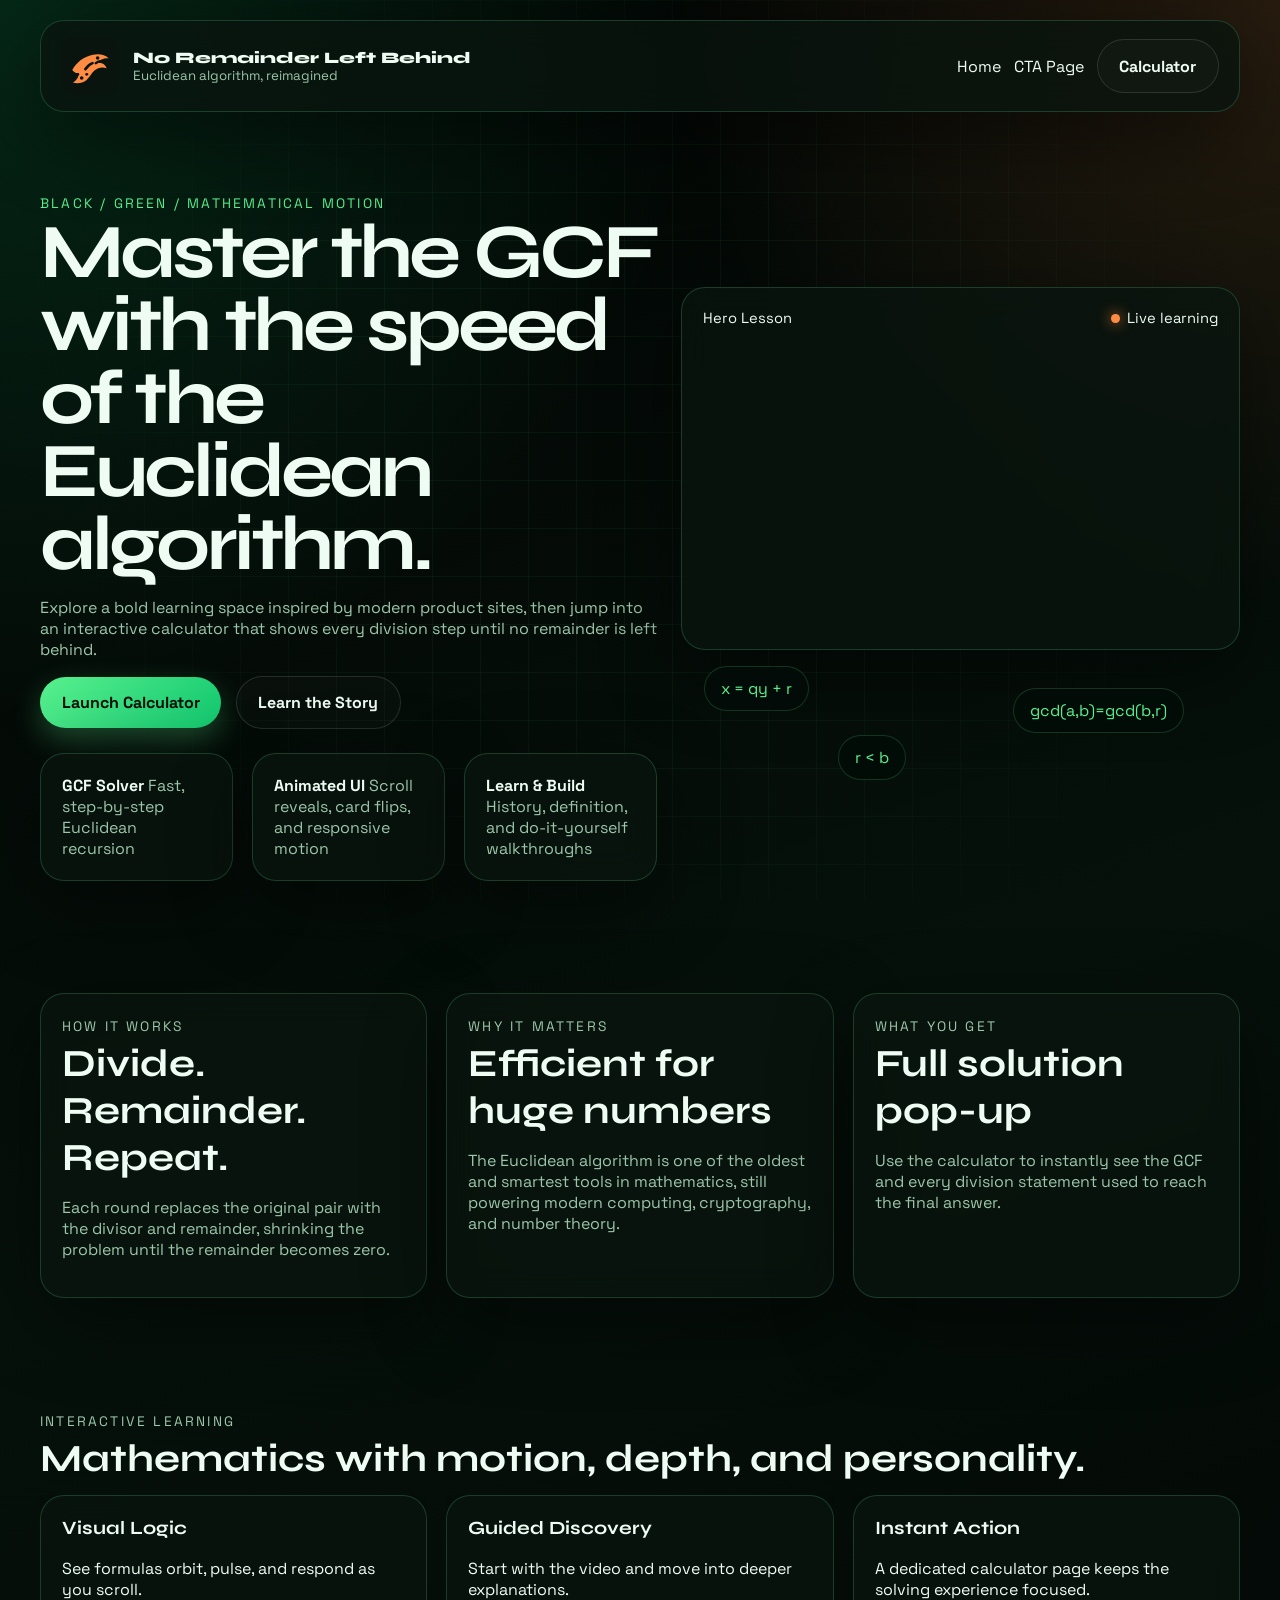
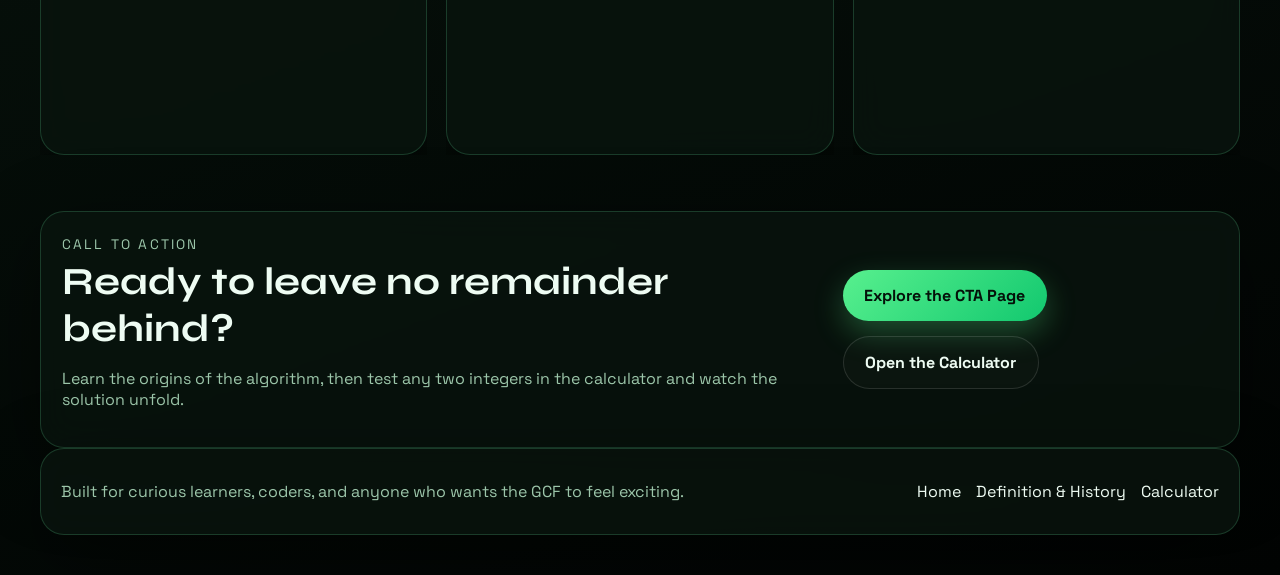
<file: index.html>
<!DOCTYPE html>
<html lang="en">
<head>
  <meta charset="UTF-8">
  <meta name="viewport" content="width=device-width, initial-scale=1.0">
  <title>No Remainder Left Behind</title>
  <meta name="description" content="An interactive Euclidean algorithm experience for learning and calculating the greatest common factor.">
  <link rel="preconnect" href="https://fonts.googleapis.com">
  <link rel="preconnect" href="https://fonts.gstatic.com" crossorigin>
  <link href="https://fonts.googleapis.com/css2?family=Space+Grotesk:wght@400;500;700&family=Syne:wght@500;700;800&display=swap" rel="stylesheet">
  <link rel="stylesheet" href="assets/css/styles.css">
</head>
<body data-page="home">
  <div class="page-shell">
    <header class="site-header glass-panel">
      <a class="brand interactive" href="index.html" aria-label="No Remainder Left Behind home">
        <img src="assets/images/cheetah-logo.svg" alt="Orange cheetah logo">
        <div>
          <span>No Remainder Left Behind</span>
          <small>Euclidean algorithm, reimagined</small>
        </div>
      </a>
      <nav class="site-nav" aria-label="Primary navigation">
        <a class="interactive" href="index.html">Home</a>
        <a class="interactive" href="pages/about.html">CTA Page</a>
        <a class="button button-ghost interactive" href="pages/calculator.html">Calculator</a>
      </nav>
    </header>

    <main>
      <section class="hero section">
        <div class="hero-copy reveal">
          <p class="eyebrow">Black / green / mathematical motion</p>
          <h1>Master the GCF with the speed of the Euclidean algorithm.</h1>
          <p class="hero-text">Explore a bold learning space inspired by modern product sites, then jump into an interactive calculator that shows every division step until no remainder is left behind.</p>
          <div class="hero-actions">
            <a class="button interactive" href="pages/calculator.html">Launch Calculator</a>
            <a class="button button-ghost interactive" href="pages/about.html">Learn the Story</a>
          </div>
          <div class="stats-grid">
            <article class="glass-panel stat-card interactive">
              <strong>GCF Solver</strong>
              <span>Fast, step-by-step Euclidean recursion</span>
            </article>
            <article class="glass-panel stat-card interactive">
              <strong>Animated UI</strong>
              <span>Scroll reveals, card flips, and responsive motion</span>
            </article>
            <article class="glass-panel stat-card interactive">
              <strong>Learn &amp; Build</strong>
              <span>History, definition, and do-it-yourself walkthroughs</span>
            </article>
          </div>
        </div>

        <div class="hero-media reveal">
          <div class="video-card glass-panel interactive">
            <div class="video-card-header">
              <span>Hero Lesson</span>
              <span class="status-dot">Live learning</span>
            </div>
            <div class="video-wrapper">
              <iframe
                src="https://www.youtube.com/embed/yHwneN6zJmU?si=wdDq8jRd--tvbIQM"
                title="How to solve the Euclidean algorithm"
                loading="lazy"
                allow="accelerometer; autoplay; clipboard-write; encrypted-media; gyroscope; picture-in-picture; web-share"
                referrerpolicy="strict-origin-when-cross-origin"
                allowfullscreen>
              </iframe>
            </div>
          </div>
          <div class="equation-orbit" aria-hidden="true">
            <span>x = qy + r</span>
            <span>gcd(a,b)=gcd(b,r)</span>
            <span>r &lt; b</span>
          </div>
        </div>
      </section>

      <section class="section concept-grid">
        <article class="glass-panel concept-card reveal interactive">
          <p class="eyebrow">How it works</p>
          <h2>Divide. Remainder. Repeat.</h2>
          <p>Each round replaces the original pair with the divisor and remainder, shrinking the problem until the remainder becomes zero.</p>
        </article>
        <article class="glass-panel concept-card reveal interactive">
          <p class="eyebrow">Why it matters</p>
          <h2>Efficient for huge numbers</h2>
          <p>The Euclidean algorithm is one of the oldest and smartest tools in mathematics, still powering modern computing, cryptography, and number theory.</p>
        </article>
        <article class="glass-panel concept-card reveal interactive">
          <p class="eyebrow">What you get</p>
          <h2>Full solution pop-up</h2>
          <p>Use the calculator to instantly see the GCF and every division statement used to reach the final answer.</p>
        </article>
      </section>

      <section class="section feature-showcase">
        <div class="section-heading reveal">
          <p class="eyebrow">Interactive learning</p>
          <h2>Mathematics with motion, depth, and personality.</h2>
        </div>
        <div class="showcase-grid">
          <article class="flip-card reveal interactive">
            <div class="flip-card-inner">
              <div class="flip-card-face flip-front glass-panel">
                <h3>Visual Logic</h3>
                <p>See formulas orbit, pulse, and respond as you scroll.</p>
              </div>
              <div class="flip-card-face flip-back glass-panel">
                <p>The whole site uses layered gradients, glowing geometry, and animated patterns to keep the math alive.</p>
              </div>
            </div>
          </article>
          <article class="flip-card reveal interactive">
            <div class="flip-card-inner">
              <div class="flip-card-face flip-front glass-panel">
                <h3>Guided Discovery</h3>
                <p>Start with the video and move into deeper explanations.</p>
              </div>
              <div class="flip-card-face flip-back glass-panel">
                <p>The CTA page adds clear definitions and an animated historical timeline to build understanding before calculation.</p>
              </div>
            </div>
          </article>
          <article class="flip-card reveal interactive">
            <div class="flip-card-inner">
              <div class="flip-card-face flip-front glass-panel">
                <h3>Instant Action</h3>
                <p>A dedicated calculator page keeps the solving experience focused.</p>
              </div>
              <div class="flip-card-face flip-back glass-panel">
                <p>Every button is live, responsive, and enhanced with hover, click, and ripple motion.</p>
              </div>
            </div>
          </article>
        </div>
      </section>

      <section class="section cta-banner glass-panel reveal">
        <div>
          <p class="eyebrow">Call to action</p>
          <h2>Ready to leave no remainder behind?</h2>
          <p>Learn the origins of the algorithm, then test any two integers in the calculator and watch the solution unfold.</p>
        </div>
        <div class="cta-actions">
          <a class="button interactive" href="pages/about.html">Explore the CTA Page</a>
          <a class="button button-ghost interactive" href="pages/calculator.html">Open the Calculator</a>
        </div>
      </section>
    </main>

    <footer class="site-footer glass-panel">
      <p>Built for curious learners, coders, and anyone who wants the GCF to feel exciting.</p>
      <div class="footer-links">
        <a class="interactive" href="index.html">Home</a>
        <a class="interactive" href="pages/about.html">Definition &amp; History</a>
        <a class="interactive" href="pages/calculator.html">Calculator</a>
      </div>
    </footer>
  </div>

  <script src="assets/js/main.js"></script>
</body>
</html>
</file>
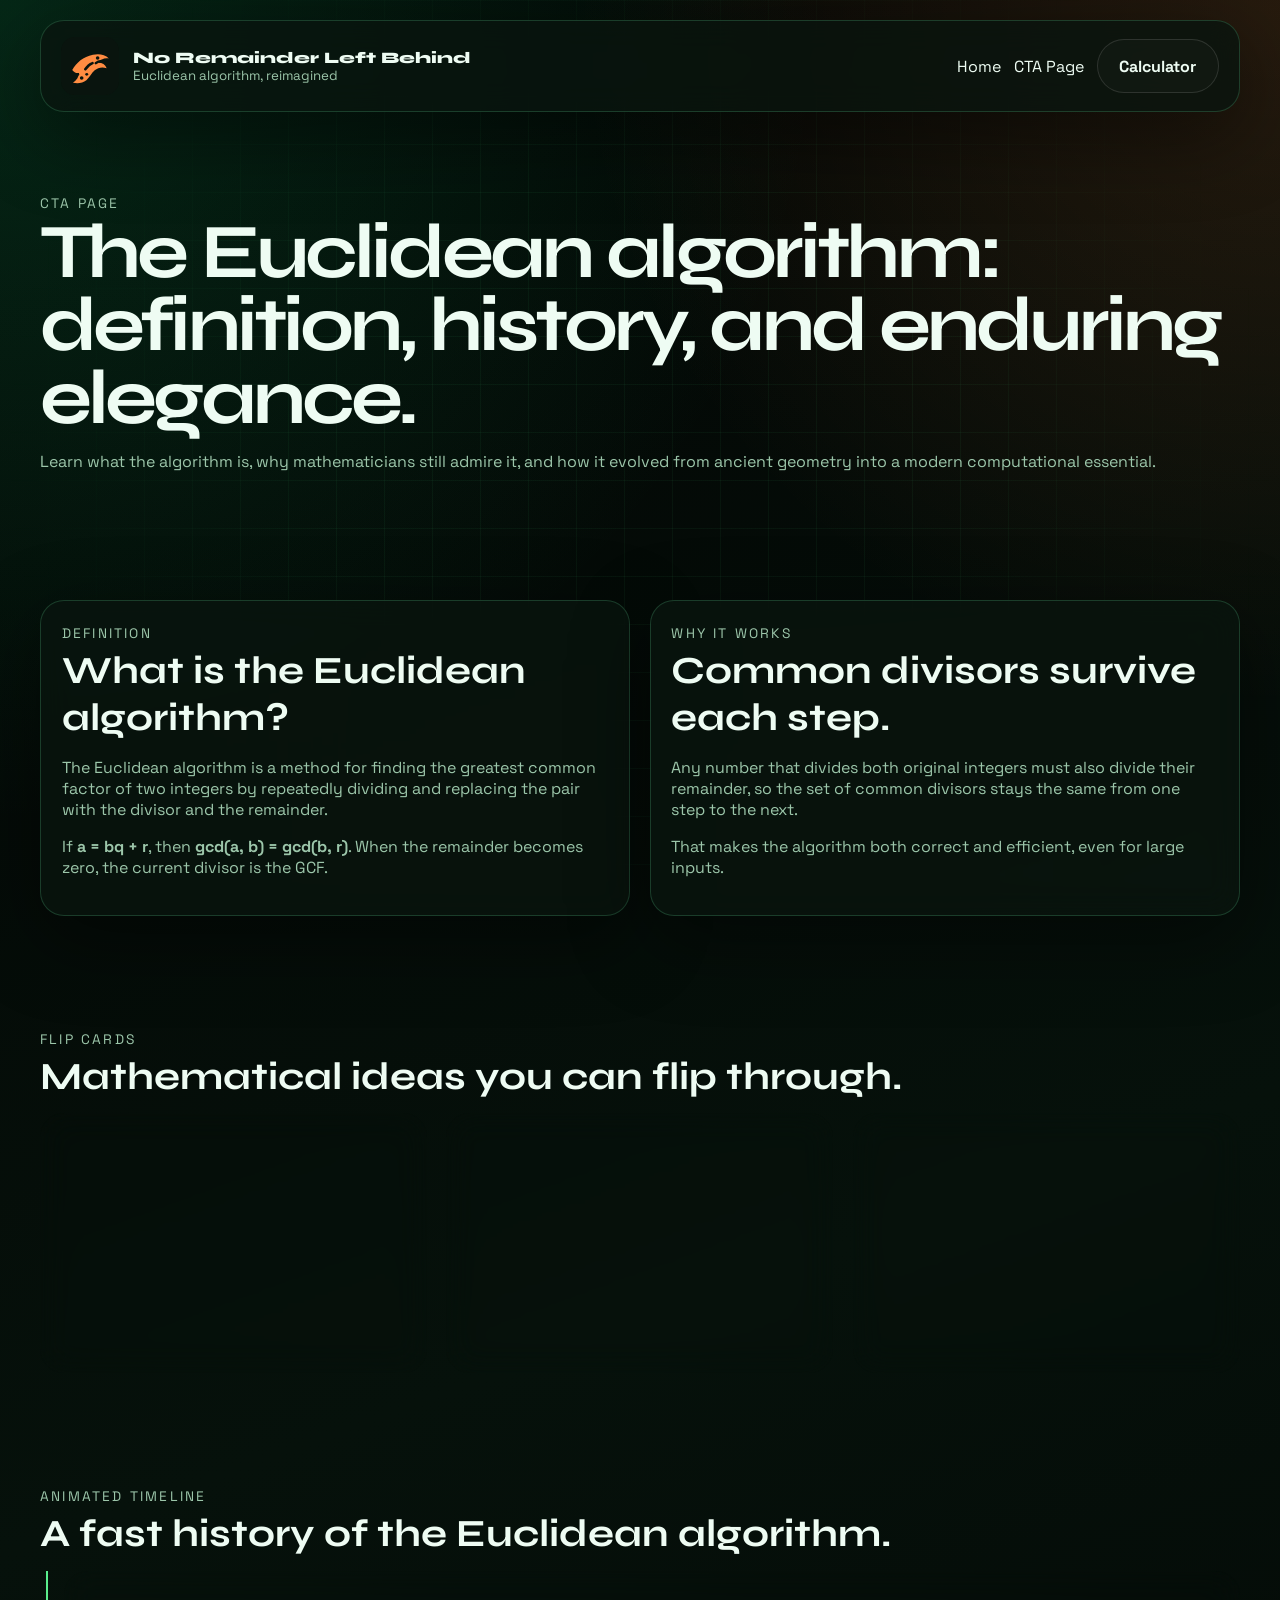
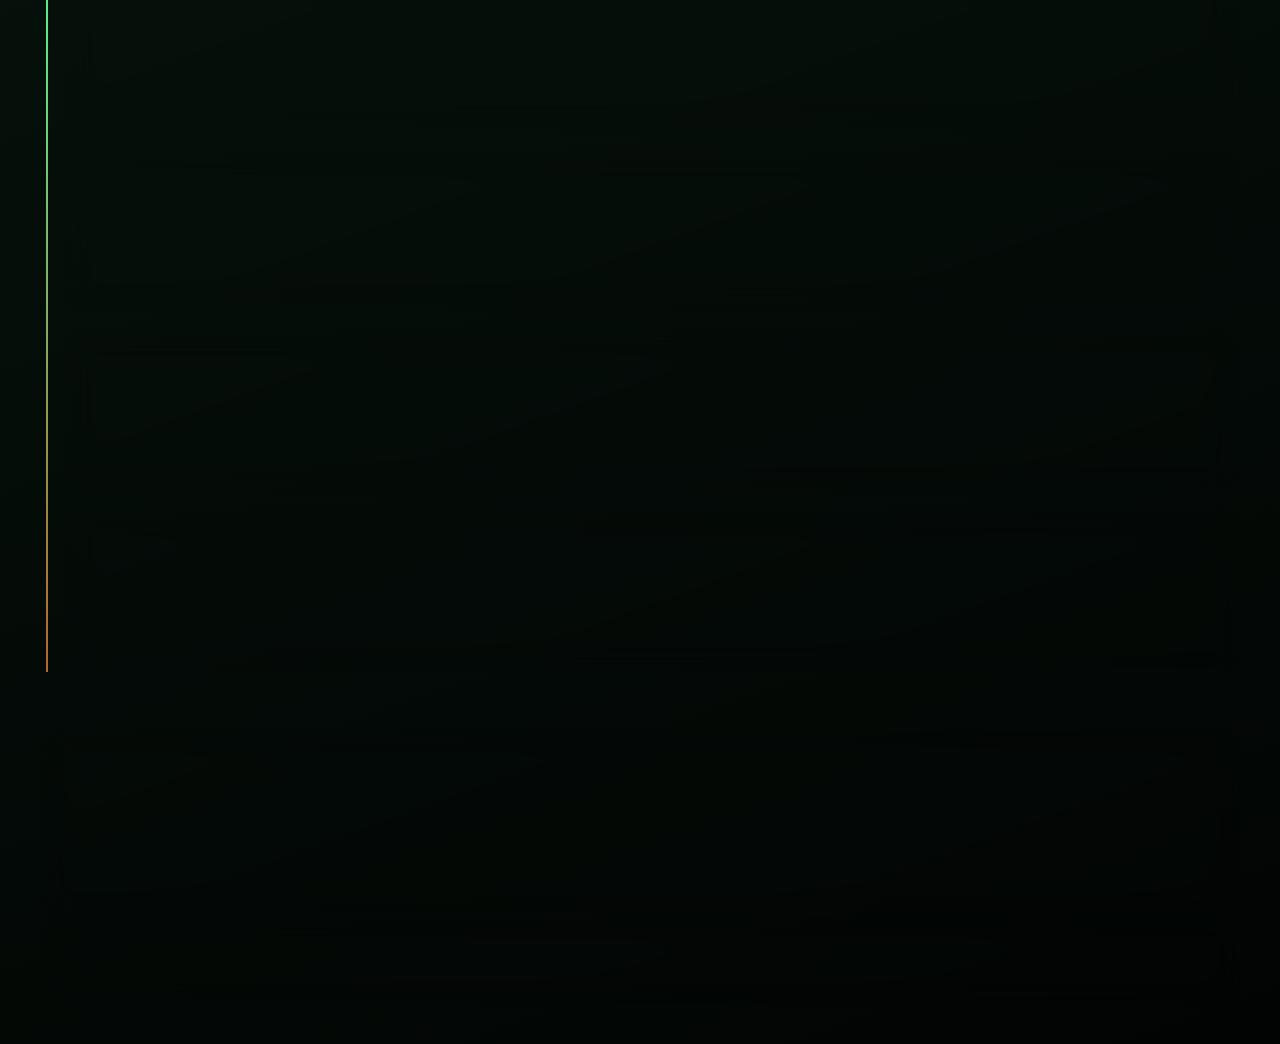
<file: pages/about.html>
<!DOCTYPE html>
<html lang="en">
<head>
  <meta charset="UTF-8">
  <meta name="viewport" content="width=device-width, initial-scale=1.0">
  <title>No Remainder Left Behind | CTA Page</title>
  <meta name="description" content="Definition and history of the Euclidean algorithm.">
  <link rel="preconnect" href="https://fonts.googleapis.com">
  <link rel="preconnect" href="https://fonts.gstatic.com" crossorigin>
  <link href="https://fonts.googleapis.com/css2?family=Space+Grotesk:wght@400;500;700&family=Syne:wght@500;700;800&display=swap" rel="stylesheet">
  <link rel="stylesheet" href="../assets/css/styles.css">
</head>
<body data-page="about">
  <div class="page-shell">
    <header class="site-header glass-panel">
      <a class="brand interactive" href="../index.html" aria-label="No Remainder Left Behind home">
        <img src="../assets/images/cheetah-logo.svg" alt="Orange cheetah logo">
        <div>
          <span>No Remainder Left Behind</span>
          <small>Euclidean algorithm, reimagined</small>
        </div>
      </a>
      <nav class="site-nav" aria-label="Primary navigation">
        <a class="interactive" href="../index.html">Home</a>
        <a class="interactive" href="about.html">CTA Page</a>
        <a class="button button-ghost interactive" href="calculator.html">Calculator</a>
      </nav>
    </header>

    <main>
      <section class="subhero section reveal">
        <div class="section-heading">
          <p class="eyebrow">CTA Page</p>
          <h1>The Euclidean algorithm: definition, history, and enduring elegance.</h1>
          <p>Learn what the algorithm is, why mathematicians still admire it, and how it evolved from ancient geometry into a modern computational essential.</p>
        </div>
      </section>

      <section class="section dual-panel">
        <article class="glass-panel info-card reveal interactive">
          <p class="eyebrow">Definition</p>
          <h2>What is the Euclidean algorithm?</h2>
          <p>The Euclidean algorithm is a method for finding the greatest common factor of two integers by repeatedly dividing and replacing the pair with the divisor and the remainder.</p>
          <p>If <strong>a = bq + r</strong>, then <strong>gcd(a, b) = gcd(b, r)</strong>. When the remainder becomes zero, the current divisor is the GCF.</p>
        </article>

        <article class="glass-panel info-card reveal interactive">
          <p class="eyebrow">Why it works</p>
          <h2>Common divisors survive each step.</h2>
          <p>Any number that divides both original integers must also divide their remainder, so the set of common divisors stays the same from one step to the next.</p>
          <p>That makes the algorithm both correct and efficient, even for large inputs.</p>
        </article>
      </section>

      <section class="section">
        <div class="section-heading reveal">
          <p class="eyebrow">Flip cards</p>
          <h2>Mathematical ideas you can flip through.</h2>
        </div>
        <div class="showcase-grid">
          <article class="flip-card reveal interactive">
            <div class="flip-card-inner">
              <div class="flip-card-face flip-front glass-panel">
                <h3>Ancient Roots</h3>
                <p>Documented in Euclid's Elements around 300 BCE.</p>
              </div>
              <div class="flip-card-face flip-back glass-panel">
                <p>Its original framing was geometric, long before algebraic notation became standard.</p>
              </div>
            </div>
          </article>
          <article class="flip-card reveal interactive">
            <div class="flip-card-inner">
              <div class="flip-card-face flip-front glass-panel">
                <h3>Algorithmic Power</h3>
                <p>One of history’s earliest formal algorithms.</p>
              </div>
              <div class="flip-card-face flip-back glass-panel">
                <p>It became a model for computational thinking: clear steps, guaranteed progress, dependable output.</p>
              </div>
            </div>
          </article>
          <article class="flip-card reveal interactive">
            <div class="flip-card-inner">
              <div class="flip-card-face flip-front glass-panel">
                <h3>Modern Relevance</h3>
                <p>Still used in coding, cryptography, and theorem proving.</p>
              </div>
              <div class="flip-card-face flip-back glass-panel">
                <p>Its logic appears in modular arithmetic, RSA, and efficient simplification of rational numbers.</p>
              </div>
            </div>
          </article>
        </div>
      </section>

      <section class="section">
        <div class="section-heading reveal">
          <p class="eyebrow">Animated timeline</p>
          <h2>A fast history of the Euclidean algorithm.</h2>
        </div>
        <div class="timeline">
          <article class="timeline-item glass-panel reveal interactive">
            <span class="timeline-year">c. 300 BCE</span>
            <h3>Euclid writes Elements</h3>
            <p>The algorithm appears in Book VII, where number relationships are explored with extraordinary rigor.</p>
          </article>
          <article class="timeline-item glass-panel reveal interactive">
            <span class="timeline-year">Middle Ages</span>
            <h3>Transmission across cultures</h3>
            <p>Greek mathematical ideas, including Euclid’s work, were studied, translated, and preserved across the Mediterranean world.</p>
          </article>
          <article class="timeline-item glass-panel reveal interactive">
            <span class="timeline-year">19th-20th Century</span>
            <h3>Formal algorithmic thinking</h3>
            <p>Mathematicians and computer scientists highlighted the Euclidean algorithm as a classic example of efficient stepwise computation.</p>
          </article>
          <article class="timeline-item glass-panel reveal interactive">
            <span class="timeline-year">Today</span>
            <h3>Core tool in computing</h3>
            <p>It remains foundational in coding interviews, symbolic algebra systems, number theory, and cryptographic protocols.</p>
          </article>
        </div>
      </section>

      <section class="section cta-banner glass-panel reveal">
        <div>
          <p class="eyebrow">Next move</p>
          <h2>Take the idea from theory to numbers.</h2>
          <p>Open the calculator and compute the GCF while watching the Euclidean divisions appear one by one in a polished pop-up.</p>
        </div>
        <div class="cta-actions">
          <a class="button interactive" href="calculator.html">Go to Calculator</a>
          <a class="button button-ghost interactive" href="../index.html">Back to Home</a>
        </div>
      </section>
    </main>

    <footer class="site-footer glass-panel">
      <p>No Remainder Left Behind keeps mathematics visual, interactive, and welcoming.</p>
      <div class="footer-links">
        <a class="interactive" href="../index.html">Home</a>
        <a class="interactive" href="about.html">CTA Page</a>
        <a class="interactive" href="calculator.html">Calculator</a>
      </div>
    </footer>
  </div>

  <script src="../assets/js/main.js"></script>
</body>
</html>
</file>
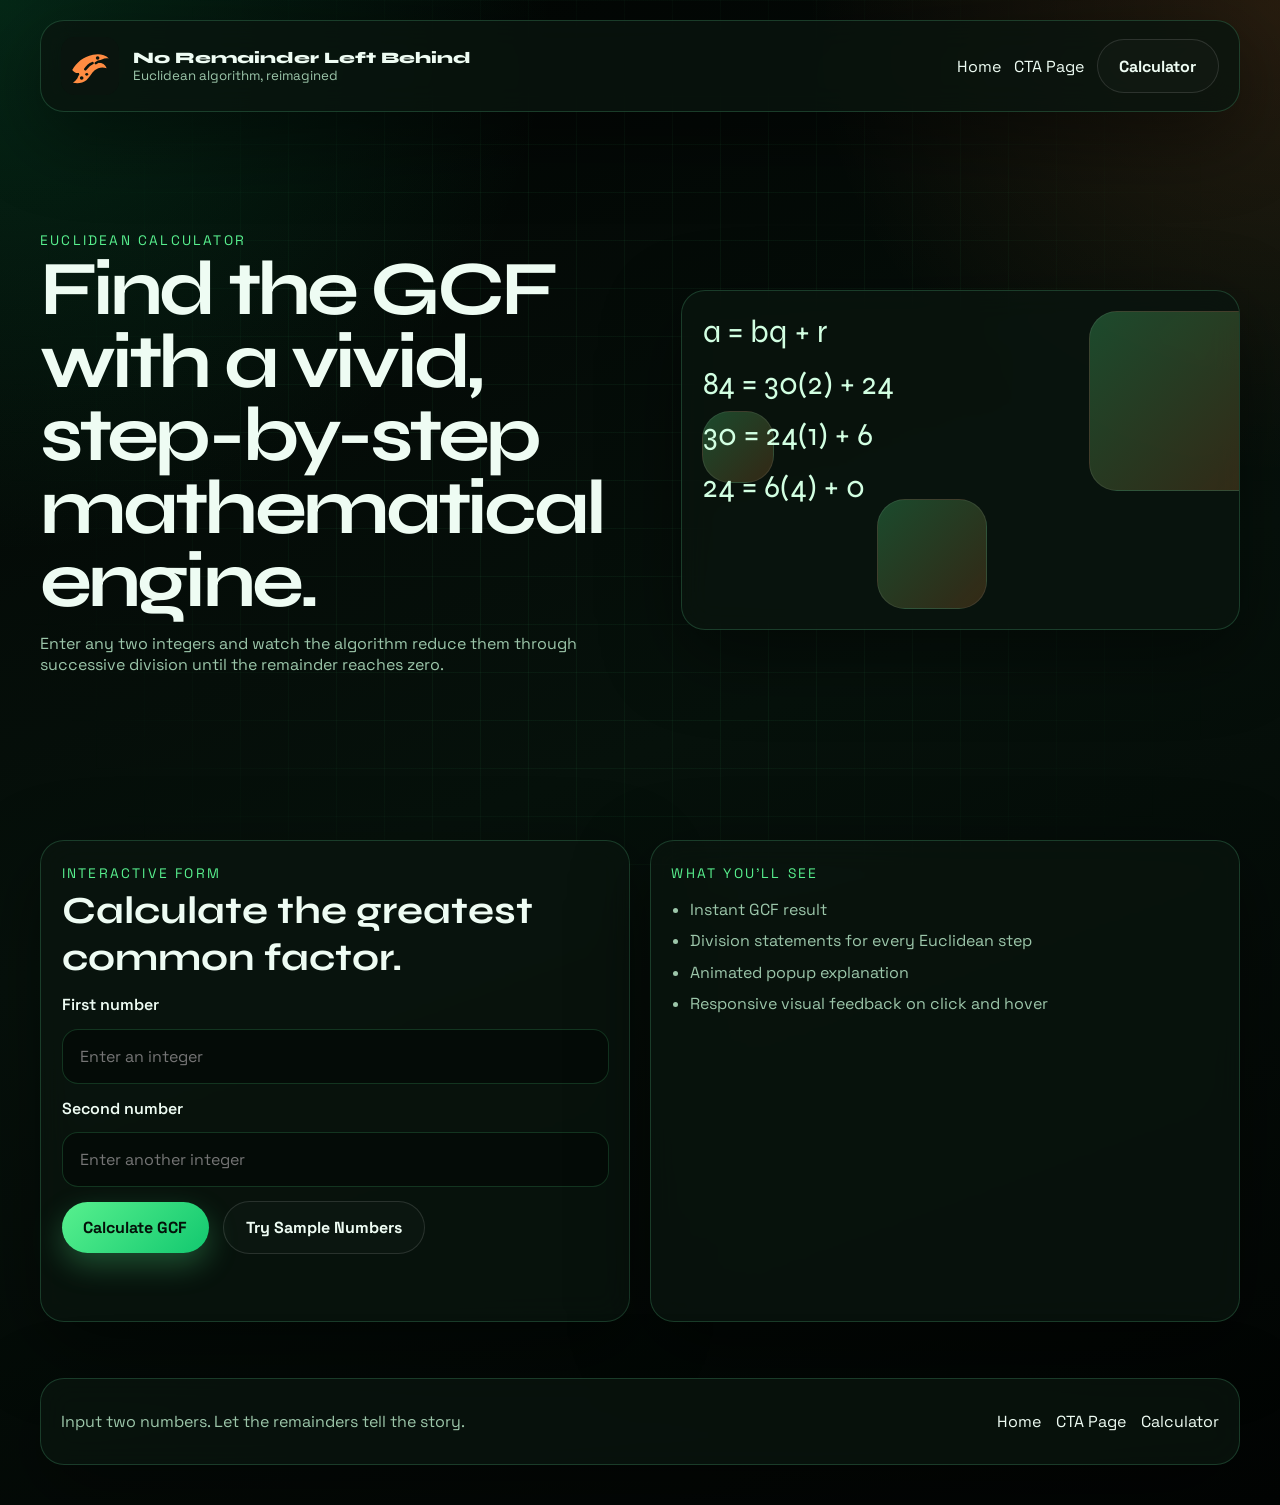
<file: pages/calculator.html>
<!DOCTYPE html>
<html lang="en">
<head>
  <meta charset="UTF-8">
  <meta name="viewport" content="width=device-width, initial-scale=1.0">
  <title>No Remainder Left Behind | Calculator</title>
  <meta name="description" content="Calculate the GCF using the Euclidean algorithm with a step-by-step solution popup.">
  <link rel="preconnect" href="https://fonts.googleapis.com">
  <link rel="preconnect" href="https://fonts.gstatic.com" crossorigin>
  <link href="https://fonts.googleapis.com/css2?family=Space+Grotesk:wght@400;500;700&family=Syne:wght@500;700;800&display=swap" rel="stylesheet">
  <link rel="stylesheet" href="../assets/css/styles.css">
</head>
<body data-page="calculator">
  <div class="page-shell">
    <header class="site-header glass-panel">
      <a class="brand interactive" href="../index.html" aria-label="No Remainder Left Behind home">
        <img src="../assets/images/cheetah-logo.svg" alt="Orange cheetah logo">
        <div>
          <span>No Remainder Left Behind</span>
          <small>Euclidean algorithm, reimagined</small>
        </div>
      </a>
      <nav class="site-nav" aria-label="Primary navigation">
        <a class="interactive" href="../index.html">Home</a>
        <a class="interactive" href="about.html">CTA Page</a>
        <a class="button button-ghost interactive" href="calculator.html">Calculator</a>
      </nav>
    </header>

    <main>
      <section class="hero calculator-hero section">
        <div class="hero-copy reveal">
          <p class="eyebrow">Euclidean calculator</p>
          <h1>Find the GCF with a vivid, step-by-step mathematical engine.</h1>
          <p class="hero-text">Enter any two integers and watch the algorithm reduce them through successive division until the remainder reaches zero.</p>
        </div>

        <div class="math-canvas glass-panel reveal interactive" aria-hidden="true">
          <div class="equation-stack">
            <span>a = bq + r</span>
            <span>84 = 30(2) + 24</span>
            <span>30 = 24(1) + 6</span>
            <span>24 = 6(4) + 0</span>
          </div>
          <div class="floating-shape shape-one"></div>
          <div class="floating-shape shape-two"></div>
          <div class="floating-shape shape-three"></div>
        </div>
      </section>

      <section class="section calculator-layout">
        <article class="glass-panel calculator-panel reveal">
          <p class="eyebrow">Interactive form</p>
          <h2>Calculate the greatest common factor.</h2>
          <form id="gcd-form" class="gcd-form">
            <label for="first-number">First number</label>
            <input id="first-number" name="first-number" type="number" inputmode="numeric" placeholder="Enter an integer" required>

            <label for="second-number">Second number</label>
            <input id="second-number" name="second-number" type="number" inputmode="numeric" placeholder="Enter another integer" required>

            <div class="form-actions">
              <button class="button interactive" type="submit">Calculate GCF</button>
              <button class="button button-ghost interactive" type="button" id="randomize-btn">Try Sample Numbers</button>
            </div>
            <p id="form-message" class="form-message" aria-live="polite"></p>
          </form>
        </article>

        <aside class="glass-panel side-panel reveal interactive">
          <p class="eyebrow">What you’ll see</p>
          <ul class="feature-list">
            <li>Instant GCF result</li>
            <li>Division statements for every Euclidean step</li>
            <li>Animated popup explanation</li>
            <li>Responsive visual feedback on click and hover</li>
          </ul>
        </aside>
      </section>
    </main>

    <footer class="site-footer glass-panel">
      <p>Input two numbers. Let the remainders tell the story.</p>
      <div class="footer-links">
        <a class="interactive" href="../index.html">Home</a>
        <a class="interactive" href="about.html">CTA Page</a>
        <a class="interactive" href="calculator.html">Calculator</a>
      </div>
    </footer>
  </div>

  <div class="modal-backdrop" id="result-modal" aria-hidden="true">
    <div class="modal glass-panel" role="dialog" aria-modal="true" aria-labelledby="modal-title">
      <button class="modal-close interactive" id="close-modal" type="button" aria-label="Close result popup">×</button>
      <p class="eyebrow">Solution popup</p>
      <h2 id="modal-title">Euclidean Algorithm Result</h2>
      <p id="modal-summary" class="modal-summary"></p>
      <div id="solution-steps" class="solution-steps"></div>
    </div>
  </div>

  <script src="../assets/js/main.js"></script>
  <script src="../assets/js/calculator.js"></script>
</body>
</html>
</file>
<file: assets/css/styles.css>
:root {
  --bg: #040806;
  --panel: rgba(9, 20, 14, 0.8);
  --panel-border: rgba(113, 255, 176, 0.18);
  --text: #eefcf3;
  --muted: #9cc6aa;
  --green: #58f08e;
  --green-strong: #12c86f;
  --orange: #ff8c42;
  --shadow: 0 24px 80px rgba(0, 0, 0, 0.45);
  --radius: 24px;
  --transition: 220ms ease;
  --max-width: 1200px;
}

* {
  box-sizing: border-box;
}

html {
  scroll-behavior: smooth;
}

body {
  margin: 0;
  color: var(--text);
  font-family: "Space Grotesk", sans-serif;
  background:
    radial-gradient(circle at top left, rgba(18, 200, 111, 0.18), transparent 28%),
    radial-gradient(circle at top right, rgba(255, 140, 66, 0.14), transparent 24%),
    linear-gradient(160deg, #020403 0%, #06110b 50%, #020403 100%);
  min-height: 100vh;
  overflow-x: hidden;
}

body::before {
  content: "";
  position: fixed;
  inset: 0;
  background-image:
    linear-gradient(rgba(88, 240, 142, 0.05) 1px, transparent 1px),
    linear-gradient(90deg, rgba(88, 240, 142, 0.05) 1px, transparent 1px);
  background-size: 48px 48px;
  mask-image: radial-gradient(circle at center, black 40%, transparent 82%);
  pointer-events: none;
  z-index: -1;
}

a {
  color: inherit;
  text-decoration: none;
}

img {
  display: block;
  max-width: 100%;
}

button,
input {
  font: inherit;
}

.page-shell {
  width: min(calc(100% - 2rem), var(--max-width));
  margin: 0 auto;
  padding: 1.25rem 0 2.5rem;
}

.glass-panel {
  background: var(--panel);
  border: 1px solid var(--panel-border);
  box-shadow: var(--shadow);
  backdrop-filter: blur(16px);
}

.site-header,
.site-footer {
  display: flex;
  align-items: center;
  justify-content: space-between;
  gap: 1rem;
  padding: 1rem 1.25rem;
  border-radius: var(--radius);
}

.site-header {
  position: sticky;
  top: 1rem;
  z-index: 20;
  margin-bottom: 1.5rem;
}

.brand {
  display: inline-flex;
  align-items: center;
  gap: 0.85rem;
}

.brand img {
  width: 58px;
  height: 58px;
}

.brand span,
.brand small {
  display: block;
}

.brand span {
  font-family: "Syne", sans-serif;
  font-size: 1rem;
  font-weight: 800;
}

.brand small,
.site-footer p,
.hero-text,
.concept-card p,
.info-card p,
.timeline-item p,
.stat-card span,
.modal-summary,
.form-message,
.feature-list,
.cta-banner p,
.section-heading p {
  color: var(--muted);
}

.site-nav {
  display: flex;
  align-items: center;
  gap: 0.8rem;
  flex-wrap: wrap;
}

.section {
  padding: 3.5rem 0;
}

.hero,
.calculator-hero {
  display: grid;
  grid-template-columns: 1.05fr 0.95fr;
  gap: 1.5rem;
  align-items: center;
  min-height: 72vh;
}

.hero-copy h1,
.subhero h1,
.calculator-hero h1 {
  margin: 0.2rem 0 1rem;
  font-family: "Syne", sans-serif;
  font-size: clamp(2.7rem, 6vw, 5.3rem);
  line-height: 0.95;
  letter-spacing: -0.05em;
}

.section-heading h2,
.concept-card h2,
.info-card h2,
.calculator-panel h2,
.cta-banner h2 {
  margin: 0.25rem 0 0.85rem;
  font-family: "Syne", sans-serif;
  font-size: clamp(1.7rem, 3vw, 2.8rem);
}

.eyebrow,
.timeline-year {
  display: inline-flex;
  align-items: center;
  gap: 0.4rem;
  margin: 0;
  color: var(--green);
  font-size: 0.86rem;
  letter-spacing: 0.16em;
  text-transform: uppercase;
}

.button {
  display: inline-flex;
  align-items: center;
  justify-content: center;
  border: 0;
  padding: 0.95rem 1.35rem;
  border-radius: 999px;
  background: linear-gradient(135deg, var(--green), var(--green-strong));
  color: #041109;
  font-weight: 700;
  cursor: pointer;
  transition: transform var(--transition), box-shadow var(--transition), background var(--transition);
  box-shadow: 0 12px 30px rgba(88, 240, 142, 0.28);
}

.button:hover,
.button:focus-visible {
  transform: translateY(-2px) scale(1.01);
}

.button-ghost {
  background: rgba(255, 255, 255, 0.02);
  color: var(--text);
  border: 1px solid rgba(255, 255, 255, 0.12);
  box-shadow: none;
}

.hero-actions,
.cta-actions,
.form-actions {
  display: flex;
  align-items: center;
  gap: 0.9rem;
  flex-wrap: wrap;
}

.stats-grid,
.concept-grid,
.showcase-grid,
.dual-panel,
.calculator-layout {
  display: grid;
  gap: 1.2rem;
}

.stats-grid {
  grid-template-columns: repeat(3, minmax(0, 1fr));
  margin-top: 1.5rem;
}

.concept-grid,
.showcase-grid {
  grid-template-columns: repeat(3, minmax(0, 1fr));
}

.dual-panel,
.calculator-layout {
  grid-template-columns: repeat(2, minmax(0, 1fr));
}

.stat-card,
.concept-card,
.info-card,
.calculator-panel,
.side-panel,
.timeline-item,
.cta-banner,
.video-card,
.math-canvas {
  border-radius: var(--radius);
  padding: 1.3rem;
}

.video-card-header {
  display: flex;
  justify-content: space-between;
  margin-bottom: 0.75rem;
  font-size: 0.92rem;
}

.status-dot::before {
  content: "";
  display: inline-block;
  width: 0.55rem;
  height: 0.55rem;
  margin-right: 0.45rem;
  border-radius: 50%;
  background: var(--orange);
  box-shadow: 0 0 14px rgba(255, 140, 66, 0.9);
}

.video-wrapper {
  position: relative;
  padding-top: 56.25%;
  overflow: hidden;
  border-radius: 16px;
}

.video-wrapper iframe {
  position: absolute;
  inset: 0;
  width: 100%;
  height: 100%;
  border: 0;
}

.equation-orbit {
  position: relative;
  min-height: 120px;
  margin-top: 1rem;
}

.equation-orbit span {
  position: absolute;
  display: inline-block;
  padding: 0.7rem 1rem;
  border: 1px solid rgba(88, 240, 142, 0.18);
  border-radius: 999px;
  background: rgba(3, 12, 8, 0.92);
  color: var(--green);
  animation: floatEquation 7s ease-in-out infinite;
}

.equation-orbit span:nth-child(1) {
  top: 0;
  left: 4%;
}

.equation-orbit span:nth-child(2) {
  right: 10%;
  top: 18%;
  animation-delay: 1.5s;
}

.equation-orbit span:nth-child(3) {
  left: 28%;
  bottom: 5%;
  animation-delay: 3s;
}

.flip-card {
  min-height: 260px;
  perspective: 1400px;
}

.flip-card-inner {
  position: relative;
  width: 100%;
  height: 100%;
  transition: transform 800ms cubic-bezier(0.2, 0.8, 0.2, 1);
  transform-style: preserve-3d;
}

.flip-card:hover .flip-card-inner,
.flip-card:focus-within .flip-card-inner {
  transform: rotateY(180deg);
}

.flip-card-face {
  position: absolute;
  inset: 0;
  border-radius: var(--radius);
  padding: 1.3rem;
  backface-visibility: hidden;
}

.flip-card-face h3 {
  margin-top: 0;
  font-family: "Syne", sans-serif;
}

.flip-back {
  transform: rotateY(180deg);
  background: linear-gradient(160deg, rgba(18, 200, 111, 0.28), rgba(255, 140, 66, 0.14));
}

.cta-banner {
  display: flex;
  align-items: center;
  justify-content: space-between;
  gap: 1.2rem;
}

.timeline {
  position: relative;
  display: grid;
  gap: 1.1rem;
  padding-left: 1.5rem;
}

.timeline::before {
  content: "";
  position: absolute;
  left: 0.35rem;
  top: 0;
  bottom: 0;
  width: 2px;
  background: linear-gradient(var(--green), rgba(255, 140, 66, 0.7));
}

.timeline-item {
  position: relative;
}

.timeline-item::before {
  content: "";
  position: absolute;
  left: -1.55rem;
  top: 1.55rem;
  width: 0.8rem;
  height: 0.8rem;
  border-radius: 50%;
  background: var(--orange);
  box-shadow: 0 0 18px rgba(255, 140, 66, 0.65);
}

.gcd-form {
  display: grid;
  gap: 0.85rem;
}

.gcd-form label {
  font-weight: 600;
}

.gcd-form input {
  width: 100%;
  padding: 1rem 1.05rem;
  border-radius: 16px;
  border: 1px solid rgba(88, 240, 142, 0.18);
  background: rgba(5, 12, 8, 0.95);
  color: var(--text);
  outline: none;
  transition: border-color var(--transition), box-shadow var(--transition), transform var(--transition);
}

.gcd-form input:focus {
  border-color: var(--green);
  box-shadow: 0 0 0 4px rgba(88, 240, 142, 0.12);
  transform: translateY(-1px);
}

.feature-list {
  padding-left: 1.15rem;
}

.feature-list li + li {
  margin-top: 0.65rem;
}

.math-canvas {
  position: relative;
  min-height: 340px;
  overflow: hidden;
}

.equation-stack {
  position: relative;
  z-index: 2;
  display: grid;
  gap: 0.8rem;
  font-family: "Syne", sans-serif;
  font-size: clamp(1.4rem, 3vw, 2rem);
  color: #d2ffe2;
}

.floating-shape {
  position: absolute;
  border-radius: 28px;
  border: 1px solid rgba(255, 255, 255, 0.08);
  background: linear-gradient(135deg, rgba(88, 240, 142, 0.25), rgba(255, 140, 66, 0.18));
  animation: drift 8s ease-in-out infinite;
}

.shape-one {
  width: 180px;
  height: 180px;
  right: -30px;
  top: 20px;
}

.shape-two {
  width: 110px;
  height: 110px;
  left: 35%;
  bottom: 20px;
  animation-delay: 1s;
}

.shape-three {
  width: 72px;
  height: 72px;
  left: 20px;
  top: 120px;
  animation-delay: 2s;
}

.modal-backdrop {
  position: fixed;
  inset: 0;
  display: flex;
  align-items: center;
  justify-content: center;
  padding: 1rem;
  background: rgba(1, 4, 3, 0.72);
  opacity: 0;
  pointer-events: none;
  transition: opacity var(--transition);
  z-index: 40;
}

.modal-backdrop.open {
  opacity: 1;
  pointer-events: auto;
}

.modal {
  position: relative;
  width: min(760px, 100%);
  max-height: 86vh;
  overflow: auto;
  border-radius: var(--radius);
  padding: 1.6rem;
  transform: translateY(24px) scale(0.97);
  transition: transform var(--transition);
}

.modal-backdrop.open .modal {
  transform: translateY(0) scale(1);
}

.modal-close {
  position: absolute;
  top: 0.9rem;
  right: 0.9rem;
  width: 2.5rem;
  height: 2.5rem;
  border: 0;
  border-radius: 50%;
  background: rgba(255, 255, 255, 0.08);
  color: var(--text);
  cursor: pointer;
}

.solution-steps {
  display: grid;
  gap: 0.8rem;
  margin-top: 1.25rem;
}

.solution-step {
  padding: 0.95rem 1rem;
  border-radius: 16px;
  border: 1px solid rgba(88, 240, 142, 0.14);
  background: rgba(255, 255, 255, 0.02);
}

.solution-step strong {
  display: block;
  margin-bottom: 0.35rem;
  color: var(--green);
}

.footer-links {
  display: flex;
  gap: 0.95rem;
  flex-wrap: wrap;
}

.interactive {
  position: relative;
  overflow: hidden;
}

.interactive::after {
  content: "";
  position: absolute;
  left: var(--ripple-x, 50%);
  top: var(--ripple-y, 50%);
  width: 12px;
  height: 12px;
  border-radius: 50%;
  background: rgba(255, 255, 255, 0.22);
  transform: scale(0);
  opacity: 0;
  pointer-events: none;
}

.interactive.clicked::after {
  animation: ripple 520ms ease-out;
}

.reveal {
  opacity: 0;
  transform: translateY(28px);
  transition: opacity 700ms ease, transform 700ms ease;
}

.reveal.visible {
  opacity: 1;
  transform: translateY(0);
}

@keyframes floatEquation {
  0%, 100% {
    transform: translateY(0) rotate(0deg);
  }
  50% {
    transform: translateY(-12px) rotate(1deg);
  }
}

@keyframes drift {
  0%, 100% {
    transform: translate3d(0, 0, 0) rotate(0deg);
  }
  50% {
    transform: translate3d(0, -18px, 0) rotate(6deg);
  }
}

@keyframes ripple {
  0% {
    transform: scale(0);
    opacity: 0.75;
  }
  100% {
    transform: scale(18);
    opacity: 0;
  }
}

@media (max-width: 980px) {
  .hero,
  .calculator-hero,
  .concept-grid,
  .showcase-grid,
  .dual-panel,
  .calculator-layout,
  .stats-grid {
    grid-template-columns: 1fr;
  }

  .cta-banner,
  .site-header,
  .site-footer {
    flex-direction: column;
    align-items: flex-start;
  }
}

@media (max-width: 640px) {
  .page-shell {
    width: min(calc(100% - 1rem), var(--max-width));
  }

  .section {
    padding: 2.4rem 0;
  }

  .site-header,
  .site-footer,
  .stat-card,
  .concept-card,
  .info-card,
  .calculator-panel,
  .side-panel,
  .timeline-item,
  .cta-banner,
  .video-card,
  .math-canvas,
  .modal {
    padding: 1rem;
  }

  .brand img {
    width: 48px;
    height: 48px;
  }

  .button,
  .site-nav a {
    width: 100%;
  }

  .hero-copy h1,
  .subhero h1,
  .calculator-hero h1 {
    font-size: clamp(2.2rem, 11vw, 3.2rem);
  }
}
</file>
